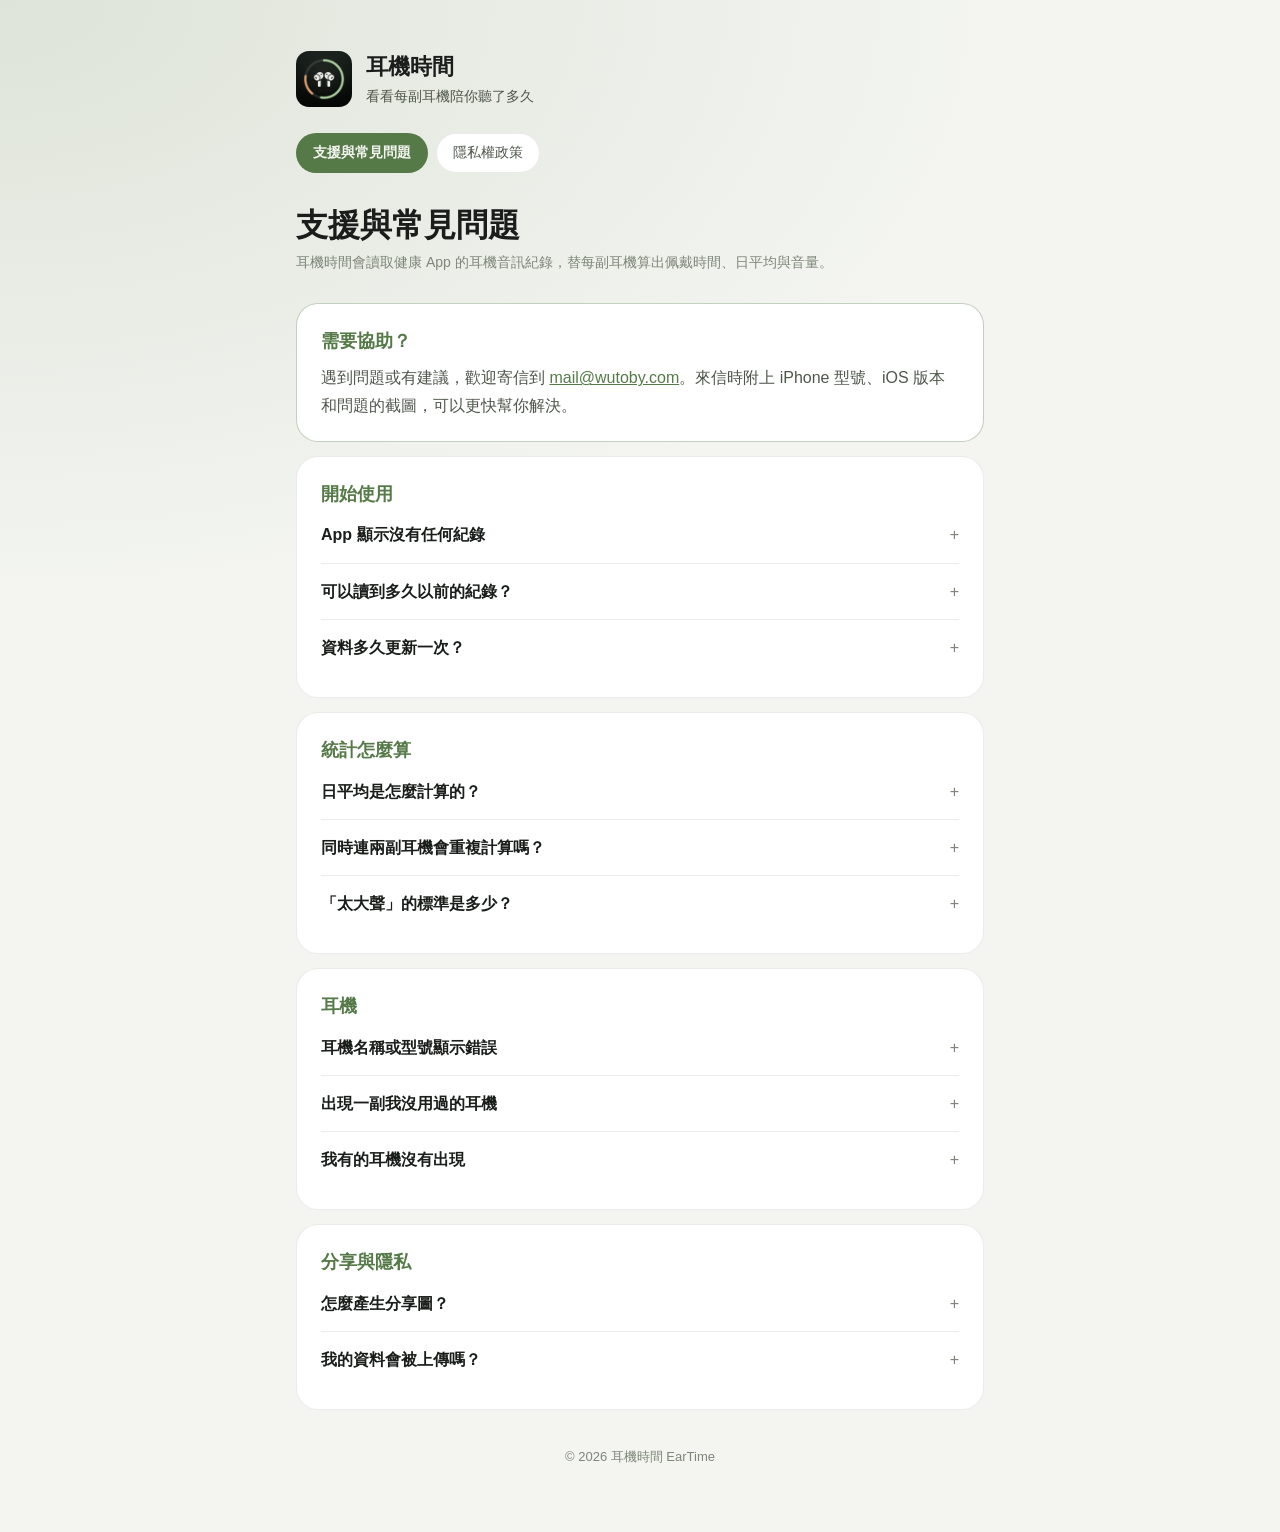
<file: index.html>
<!doctype html>
<html lang="zh-Hant">
<head>
  <meta charset="utf-8">
  <meta name="viewport" content="width=device-width, initial-scale=1">
  <title>耳機時間 · 支援</title>
  <meta name="description" content="耳機時間 App 的使用說明、常見問題與聯絡方式。">
  <link rel="icon" href="icon.png">
  <link rel="stylesheet" href="style.css">
</head>
<body>
<div class="wrap">
  <header>
    <img src="icon.png" alt="">
    <div>
      <div class="name">耳機時間</div>
      <div class="tag">看看每副耳機陪你聽了多久</div>
    </div>
  </header>
  <nav>
    <a href="./" aria-current="page">支援與常見問題</a>
    <a href="privacy.html">隱私權政策</a>
  </nav>

  <h1>支援與常見問題</h1>
  <p class="updated">耳機時間會讀取健康 App 的耳機音訊紀錄，替每副耳機算出佩戴時間、日平均與音量。</p>

  <div class="card highlight">
    <h2>需要協助？</h2>
    <p>遇到問題或有建議，歡迎寄信到 <a href="mailto:mail@wutoby.com">mail@wutoby.com</a>。來信時附上 iPhone 型號、iOS 版本和問題的截圖，可以更快幫你解決。</p>
  </div>

  <div class="card">
    <h2>開始使用</h2>
    <details>
      <summary>App 顯示沒有任何紀錄</summary>
      <p>請確認兩件事：</p>
      <p>1. iPhone 有在記錄耳機音量：<span class="path">設定 › 聲音與觸覺回饋 › 耳機安全性</span>，打開「測量耳機音訊」。<br>
         2. 允許 App 讀取：<span class="path">健康 App › 右上角頭像 › App › 耳機時間</span>，打開「耳機音訊音量」。</p>
      <p>設定好之後，戴耳機聽一段時間，再回到 App 下拉重新整理。</p>
    </details>
    <details>
      <summary>可以讀到多久以前的紀錄？</summary>
      <p>健康 App 從 iOS 13 開始記錄耳機音量，只要紀錄還在，App 都能讀到。換新手機時，健康資料需要透過 iCloud 或加密備份轉移才會保留。</p>
    </details>
    <details>
      <summary>資料多久更新一次？</summary>
      <p>每次打開 App 都會自動同步新的紀錄，也可以下拉畫面或到「設定 › 立即同步」手動更新。健康 App 有時會延遲幾分鐘才寫入最新的聆聽紀錄。</p>
    </details>
  </div>

  <div class="card">
    <h2>統計怎麼算</h2>
    <details>
      <summary>日平均是怎麼計算的？</summary>
      <p>以「有聆聽紀錄的日子」為準，而且不含還沒過完的今天，所以沒戴耳機的日子不會把平均拉低。</p>
    </details>
    <details>
      <summary>同時連兩副耳機會重複計算嗎？</summary>
      <p>不會。總時間會把重疊的時段合併，只算一次。</p>
    </details>
    <details>
      <summary>「太大聲」的標準是多少？</summary>
      <p>預設是 80 dB，可以在「設定 › 太大聲的門檻」改成 75 或 85 dB。WHO 建議 80 dB 的音量每週不要超過 40 小時。</p>
    </details>
  </div>

  <div class="card">
    <h2>耳機</h2>
    <details>
      <summary>耳機名稱或型號顯示錯誤</summary>
      <p>名稱是依健康 App 記錄的型號自動辨識的。在「耳機」頁點進那副耳機，按右上角的筆就能重新命名。</p>
    </details>
    <details>
      <summary>出現一副我沒用過的耳機</summary>
      <p>可能是曾經短暫連過你手機的耳機。到「設定 › 顯示的耳機」把它關掉，它就不會算進任何統計。</p>
    </details>
    <details>
      <summary>我有的耳機沒有出現</summary>
      <p>代表健康 App 沒有那副耳機的音量紀錄。部分非 Apple 耳機或透過其他裝置連接時，iPhone 可能不會記錄。到「設定 › 重新讀取全部」可以重新讀一次。</p>
    </details>
  </div>

  <div class="card">
    <h2>分享與隱私</h2>
    <details>
      <summary>怎麼產生分享圖？</summary>
      <p>在「首頁」按右上角的分享鍵，選 7 天、30 天或全部，再按「分享圖片」，就能傳給朋友或存到相簿。</p>
    </details>
    <details>
      <summary>我的資料會被上傳嗎？</summary>
      <p>不會。所有資料只在你的 iPhone 上處理，詳細內容請看 <a href="privacy.html">隱私權政策</a>。</p>
    </details>
  </div>

  <footer>© 2026 耳機時間 EarTime</footer>
</div>
</body>
</html>
</file>
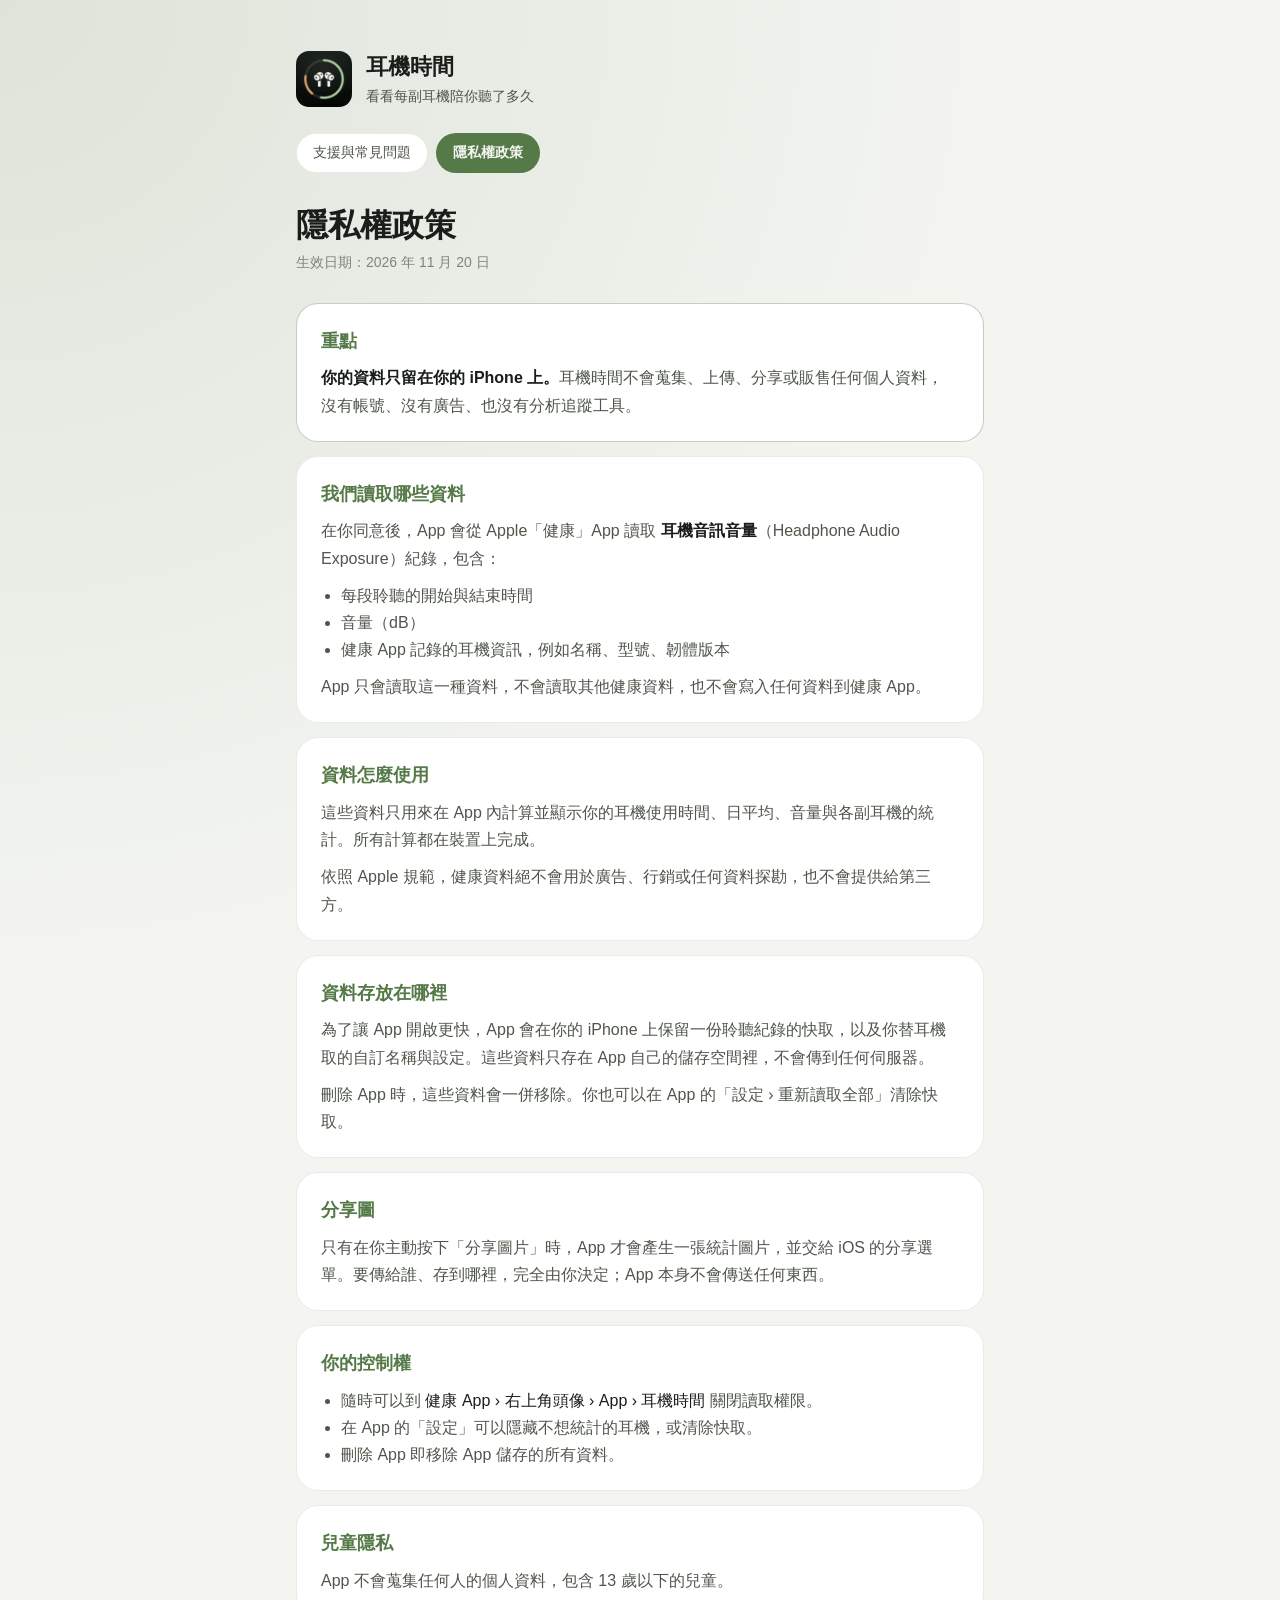
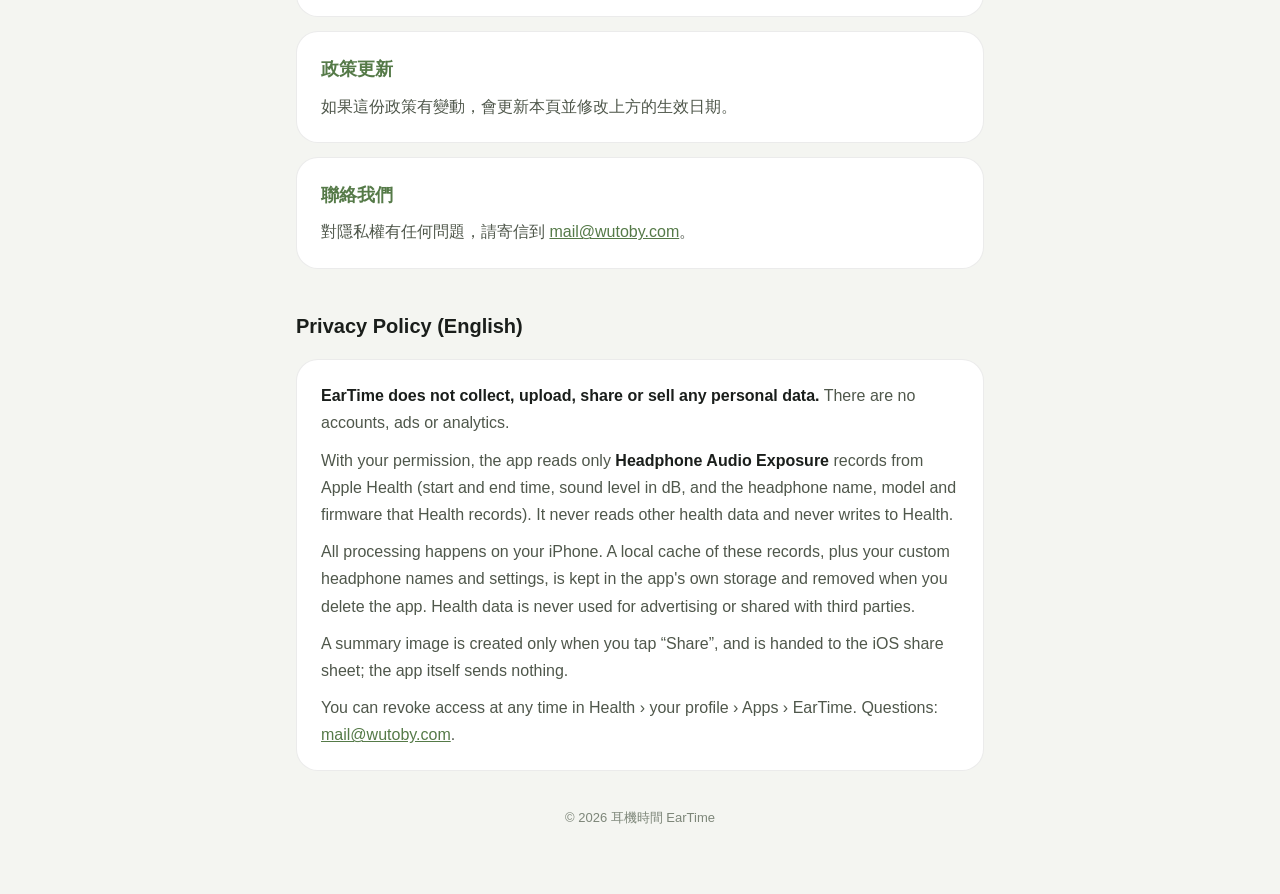
<file: privacy.html>
<!doctype html>
<html lang="zh-Hant">
<head>
  <meta charset="utf-8">
  <meta name="viewport" content="width=device-width, initial-scale=1">
  <title>隱私權政策 · 耳機時間</title>
  <meta name="description" content="耳機時間 App 的隱私權政策：所有資料只在你的 iPhone 上處理。">
  <link rel="icon" href="icon.png">
  <link rel="stylesheet" href="style.css">
</head>
<body>
<div class="wrap">
  <header>
    <img src="icon.png" alt="">
    <div>
      <div class="name">耳機時間</div>
      <div class="tag">看看每副耳機陪你聽了多久</div>
    </div>
  </header>
  <nav>
    <a href="./">支援與常見問題</a>
    <a href="privacy.html" aria-current="page">隱私權政策</a>
  </nav>

  <h1>隱私權政策</h1>
  <p class="updated">生效日期：2026 年 11 月 20 日</p>

  <div class="card highlight">
    <h2>重點</h2>
    <p><strong>你的資料只留在你的 iPhone 上。</strong>耳機時間不會蒐集、上傳、分享或販售任何個人資料，沒有帳號、沒有廣告、也沒有分析追蹤工具。</p>
  </div>

  <div class="card">
    <h2>我們讀取哪些資料</h2>
    <p>在你同意後，App 會從 Apple「健康」App 讀取 <strong>耳機音訊音量</strong>（Headphone Audio Exposure）紀錄，包含：</p>
    <ul>
      <li>每段聆聽的開始與結束時間</li>
      <li>音量（dB）</li>
      <li>健康 App 記錄的耳機資訊，例如名稱、型號、韌體版本</li>
    </ul>
    <p>App 只會讀取這一種資料，不會讀取其他健康資料，也不會寫入任何資料到健康 App。</p>
  </div>

  <div class="card">
    <h2>資料怎麼使用</h2>
    <p>這些資料只用來在 App 內計算並顯示你的耳機使用時間、日平均、音量與各副耳機的統計。所有計算都在裝置上完成。</p>
    <p>依照 Apple 規範，健康資料絕不會用於廣告、行銷或任何資料探勘，也不會提供給第三方。</p>
  </div>

  <div class="card">
    <h2>資料存放在哪裡</h2>
    <p>為了讓 App 開啟更快，App 會在你的 iPhone 上保留一份聆聽紀錄的快取，以及你替耳機取的自訂名稱與設定。這些資料只存在 App 自己的儲存空間裡，不會傳到任何伺服器。</p>
    <p>刪除 App 時，這些資料會一併移除。你也可以在 App 的「設定 › 重新讀取全部」清除快取。</p>
  </div>

  <div class="card">
    <h2>分享圖</h2>
    <p>只有在你主動按下「分享圖片」時，App 才會產生一張統計圖片，並交給 iOS 的分享選單。要傳給誰、存到哪裡，完全由你決定；App 本身不會傳送任何東西。</p>
  </div>

  <div class="card">
    <h2>你的控制權</h2>
    <ul>
      <li>隨時可以到 <span class="path">健康 App › 右上角頭像 › App › 耳機時間</span> 關閉讀取權限。</li>
      <li>在 App 的「設定」可以隱藏不想統計的耳機，或清除快取。</li>
      <li>刪除 App 即移除 App 儲存的所有資料。</li>
    </ul>
  </div>

  <div class="card">
    <h2>兒童隱私</h2>
    <p>App 不會蒐集任何人的個人資料，包含 13 歲以下的兒童。</p>
  </div>

  <div class="card">
    <h2>政策更新</h2>
    <p>如果這份政策有變動，會更新本頁並修改上方的生效日期。</p>
  </div>

  <div class="card">
    <h2>聯絡我們</h2>
    <p>對隱私權有任何問題，請寄信到 <a href="mailto:mail@wutoby.com">mail@wutoby.com</a>。</p>
  </div>

  <section class="en">
    <h2>Privacy Policy (English)</h2>
    <div class="card">
      <p><strong>EarTime does not collect, upload, share or sell any personal data.</strong> There are no accounts, ads or analytics.</p>
      <p>With your permission, the app reads only <strong>Headphone Audio Exposure</strong> records from Apple Health (start and end time, sound level in dB, and the headphone name, model and firmware that Health records). It never reads other health data and never writes to Health.</p>
      <p>All processing happens on your iPhone. A local cache of these records, plus your custom headphone names and settings, is kept in the app's own storage and removed when you delete the app. Health data is never used for advertising or shared with third parties.</p>
      <p>A summary image is created only when you tap “Share”, and is handed to the iOS share sheet; the app itself sends nothing.</p>
      <p>You can revoke access at any time in Health › your profile › Apps › EarTime. Questions: <a href="mailto:mail@wutoby.com">mail@wutoby.com</a>.</p>
    </div>
  </section>

  <footer>© 2026 耳機時間 EarTime</footer>
</div>
</body>
</html>
</file>
<file: style.css>
:root {
  --bg: #101311;
  --surface: #1a1e1b;
  --primary: #eef0ea;
  --secondary: #a3ab9d;
  --tertiary: #6f786b;
  --accent: #a7c79a;
  --clay: #d69a6e;
  --hairline: rgba(255, 255, 255, 0.06);
}

@media (prefers-color-scheme: light) {
  :root {
    --bg: #f4f5f1;
    --surface: #ffffff;
    --primary: #1a1e1b;
    --secondary: #4f574b;
    --tertiary: #7d8679;
    --accent: #557a48;
    --clay: #a8643a;
    --hairline: rgba(0, 0, 0, 0.08);
  }
}

* { box-sizing: border-box; }

body {
  margin: 0;
  background: var(--bg);
  background-image: radial-gradient(ellipse 80% 40% at 0% 0%, color-mix(in srgb, var(--accent) 14%, transparent), transparent);
  background-repeat: no-repeat;
  color: var(--primary);
  font: 16px/1.7 -apple-system, BlinkMacSystemFont, "SF Pro Text", "PingFang TC", "Noto Sans TC", sans-serif;
  -webkit-font-smoothing: antialiased;
}

.wrap { max-width: 720px; margin: 0 auto; padding: 48px 16px 64px; }

header { display: flex; align-items: center; gap: 14px; margin-bottom: 8px; }
header img { width: 56px; height: 56px; border-radius: 13px; }
header .name { font-size: 22px; font-weight: 700; }
header .tag { color: var(--secondary); font-size: 14px; }

nav { display: flex; gap: 8px; margin: 24px 0 32px; flex-wrap: wrap; }
nav a {
  padding: 7px 16px; border-radius: 999px; text-decoration: none;
  color: var(--secondary); background: var(--surface); border: 1px solid var(--hairline); font-size: 14px;
}
nav a[aria-current="page"] { background: var(--accent); color: var(--bg); font-weight: 600; border-color: transparent; }

h1 { font-size: 32px; line-height: 1.25; margin: 0 0 6px; }
.updated { color: var(--tertiary); font-size: 14px; margin: 0 0 28px; }

.card {
  background: var(--surface); border: 1px solid var(--hairline); border-radius: 22px;
  padding: 22px 24px; margin-bottom: 14px;
}
.card h2 { font-size: 18px; margin: 0 0 8px; color: var(--accent); }
.card p, .card ul { margin: 0 0 10px; color: var(--secondary); }
.card p:last-child, .card ul:last-child { margin-bottom: 0; }
.card ul { padding-left: 20px; }
.card strong { color: var(--primary); }

details { border-top: 1px solid var(--hairline); padding: 14px 0; }
details:first-of-type { border-top: 0; padding-top: 4px; }
summary { cursor: pointer; font-weight: 600; color: var(--primary); list-style: none; display: flex; justify-content: space-between; gap: 12px; }
summary::-webkit-details-marker { display: none; }
summary::after { content: "+"; color: var(--tertiary); font-weight: 400; }
details[open] summary::after { content: "–"; }
details p { margin: 8px 0 0; color: var(--secondary); }

.highlight { border-color: color-mix(in srgb, var(--accent) 35%, transparent); }
a { color: var(--accent); }
.path { color: var(--primary); font-weight: 500; }

footer { margin-top: 36px; color: var(--tertiary); font-size: 13px; text-align: center; }
.en { margin-top: 40px; }
.en h2 { font-size: 20px; }
</file>
